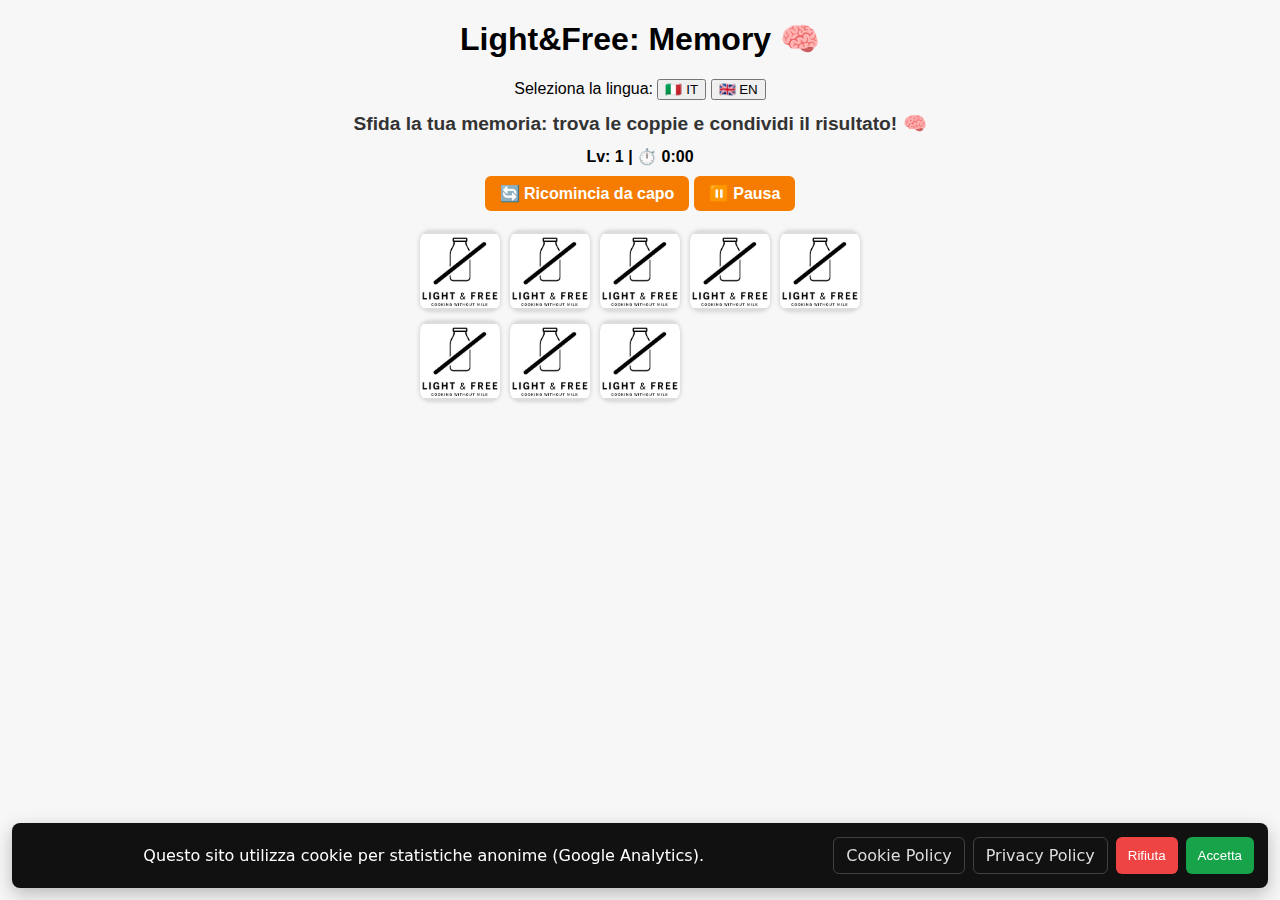
<file: index.html>
<!DOCTYPE html>
<html lang="it">
<head>
  <meta charset="UTF-8">
  <meta name="viewport" content="width=device-width,initial-scale=1">
  <title>Light&Free: Memory</title>
  <link rel="stylesheet" href="style.css">
  <script>
    window.dataLayer=window.dataLayer||[];
    function gtag(){dataLayer.push(arguments);}
    gtag('consent','default',{
      'ad_storage':'denied',
      'analytics_storage':'denied',
      'personalization_storage':'denied',
      'functionality_storage':'denied',
      'security_storage':'granted'
    });
  </script>
  <script async src="https://www.googletagmanager.com/gtag/js?id=G-XFNHN72W1F"></script>
  <script>
    gtag('js',new Date());
    gtag('config','G-XFNHN72W1F',{'send_page_view':false});
  </script>
</head>
<body>
  <h1>Light&Free: Memory 🧠</h1>
  <div id="lang-selector">
    <span id="lang-label">Seleziona la lingua:</span>
    <button id="lang-it">🇮🇹 IT</button>
    <button id="lang-en">🇬🇧 EN</button>
  </div>
  <p class="subtitle"></p>
  <div id="status">
    <span id="level-display">Lv: 1</span> | 
    <span id="total-time-display">⏱️ 0s</span><br>
    <button id="restart-btn"></button>
    <button id="pause-btn">⏸️ Pausa</button>
  </div>
  <div id="game"></div>

  <!-- Modal fine livello -->
  <div id="modal" class="modal hidden">
    <div class="modal-content">
      <p id="modal-message"></p>
      <div class="modal-buttons">
        <button id="next-level-btn"></button>
        <button id="discover-recipes-btn"></button>
        <button id="share-btn"></button>
        <button id="close-modal-btn"></button>
      </div>
    </div>
  </div>

  <!-- Modal restart -->
  <div id="restart-modal" class="modal hidden">
    <div class="modal-content">
      <p>Vuoi ricominciare da capo?</p>
      <div class="modal-buttons">
        <button id="confirm-restart">✅ Sì</button>
        <button id="cancel-restart">❌ No</button>
      </div>
    </div>
  </div>

  <!-- Stile banner cookie -->
  <style>
    #cookie-banner{position:fixed;left:12px;right:12px;bottom:12px;background:#111;color:#fff;padding:14px;border-radius:8px;box-shadow:0 6px 18px rgba(0,0,0,.25);z-index:99999;display:flex;gap:12px;align-items:center;justify-content:space-between;flex-wrap:wrap;font-family:system-ui,Arial,sans-serif}
    #cookie-banner .msg{flex:1;min-width:220px}
    #cookie-banner .actions{display:flex;gap:8px;flex-wrap:wrap}
    #cookie-banner button,#cookie-banner a{padding:8px 12px;border-radius:6px;border:0;cursor:pointer;text-decoration:none;text-align:center}
    #cookie-banner .accept{background:#16a34a;color:#fff}
    #cookie-banner .reject{background:#ef4444;color:#fff}
    #cookie-banner .more{background:transparent;color:#ddd;border:1px solid rgba(255,255,255,.2)}
    @media(max-width:480px){#cookie-banner{padding:10px;font-size:14px}}
  </style>

  <!-- Banner cookie -->
  <div id="cookie-banner" aria-live="polite" role="dialog" style="display:none;">
    <div class="msg" id="cookie-msg">Questo sito utilizza cookie per statistiche anonime (Google Analytics).</div>
    <div class="actions">
      <a class="more" href="/cookie-policy.html" target="_blank">Cookie Policy</a>
      <a class="more" href="/privacy-policy.html" target="_blank">Privacy Policy</a>
      <button class="reject" id="cookie-reject">Rifiuta</button>
      <button class="accept" id="cookie-accept">Accetta</button>
    </div>
  </div>

  <!-- Script gestione cookie -->
  <script>
    (function(){
      const texts={
        it:{msg:'Questo sito utilizza cookie per statistiche anonime (Google Analytics).',accept:'Accetta',reject:'Rifiuta'},
        en:{msg:'This site uses cookies for anonymous analytics (Google Analytics).',accept:'Accept',reject:'Reject'}
      };
      function detectLang(){
        const htmlLang=document.documentElement.lang;
        if(htmlLang&&htmlLang.startsWith('it'))return'it';
        if(htmlLang&&htmlLang.startsWith('en'))return'en';
        const nav=(navigator.language||navigator.userLanguage||'').toLowerCase();
        if(nav.startsWith('it'))return'it';
        if(nav.startsWith('en'))return'en';
        return'it';
      }
      let lang=detectLang();
      const btnIt=document.getElementById('lang-it'),btnEn=document.getElementById('lang-en');
      if(btnIt)btnIt.addEventListener('click',()=>setLang('it'));
      if(btnEn)btnEn.addEventListener('click',()=>setLang('en'));
      function setLang(l){
        lang=l;
        const t=texts[lang]||texts.it;
        document.getElementById('cookie-msg').textContent=t.msg;
        document.getElementById('cookie-accept').textContent=t.accept;
        document.getElementById('cookie-reject').textContent=t.reject;
      }
      const key='cookie_consent_v1',saved=localStorage.getItem(key);
      function applySavedConsent(s){
        if(!window.gtag)return;
        if(s==='granted'){
          gtag('consent','update',{'ad_storage':'granted','analytics_storage':'granted'});
          gtag('event','page_view',{send_to:'G-XFNHN72W1F'});
        }else if(s==='denied'){
          gtag('consent','update',{'ad_storage':'denied','analytics_storage':'denied'});
        }
      }
      if(saved){applySavedConsent(saved);return}
      document.getElementById('cookie-banner').style.display='flex';
      setLang(lang);
      document.getElementById('cookie-accept').addEventListener('click',function(){
        localStorage.setItem(key,'granted');
        if(window.gtag){
          gtag('consent','update',{'ad_storage':'granted','analytics_storage':'granted'});
          gtag('event','page_view',{send_to:'G-XFNHN72W1F'});
        }
        document.getElementById('cookie-banner').style.display='none';
      });
      document.getElementById('cookie-reject').addEventListener('click',function(){
        localStorage.setItem(key,'denied');
        if(window.gtag){
          gtag('consent','update',{'ad_storage':'denied','analytics_storage':'denied'});
        }
        document.getElementById('cookie-banner').style.display='none';
      });
    })();
  </script>

  <script src="script.js"></script>
</body>
</html>
</file>
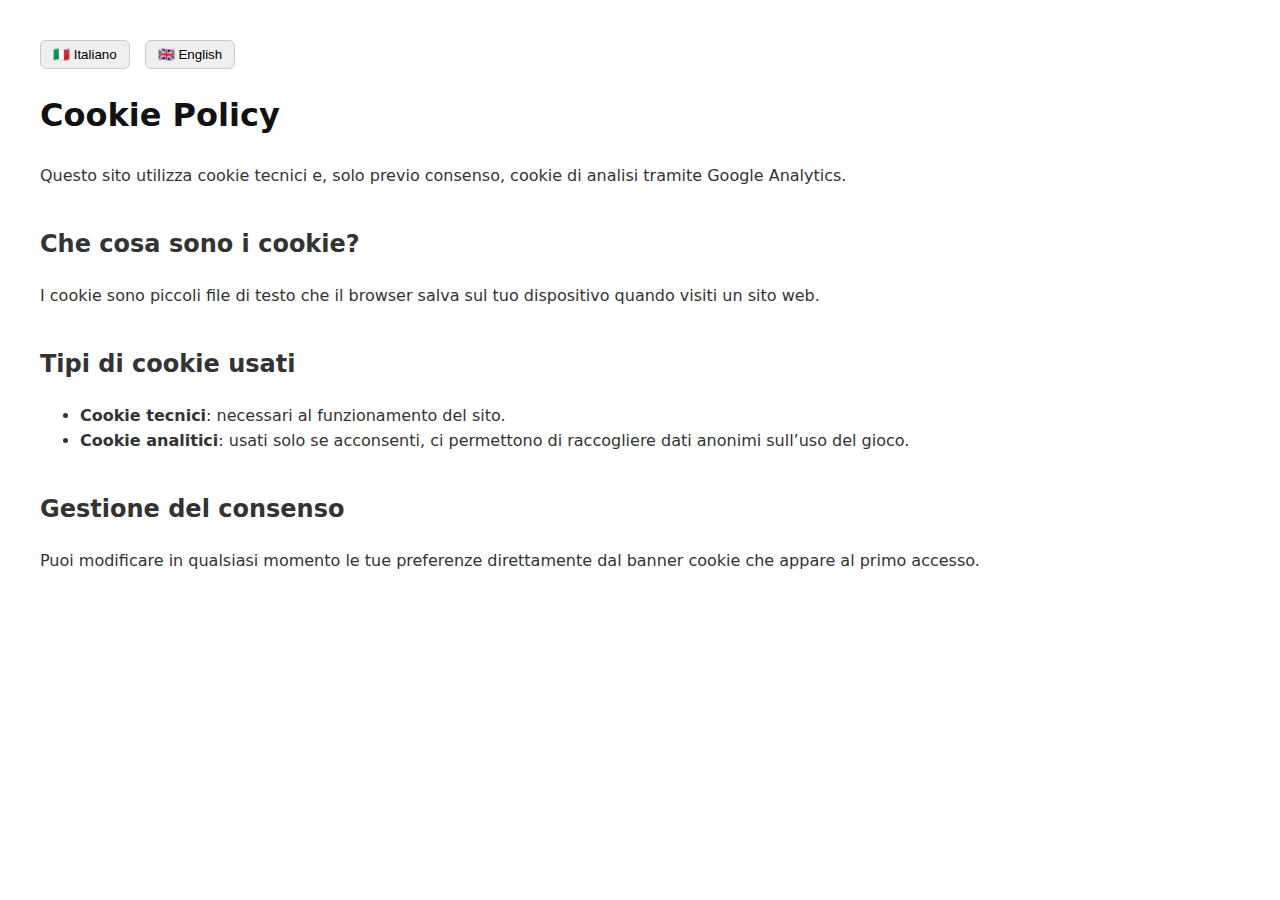
<file: cookie-policy.html>
<!DOCTYPE html>
<html lang="it">
<head>
  <meta charset="UTF-8">
  <meta name="viewport" content="width=device-width, initial-scale=1.0">
  <title>Cookie Policy</title>
  <style>
    body {
      font-family: system-ui, Arial, sans-serif;
      margin: 40px;
      line-height: 1.6;
      color: #333;
    }
    h1 { color: #111; }
    h2 { margin-top: 1.5em; }
    .lang-switch { margin-bottom: 20px; }
    button { padding: 6px 12px; margin-right: 10px; border-radius: 6px; border: 1px solid #ccc; cursor: pointer; }
  </style>
</head>
<body>

<div class="lang-switch">
  <button onclick="setLang('it')">🇮🇹 Italiano</button>
  <button onclick="setLang('en')">🇬🇧 English</button>
</div>

<div id="content-it">
  <h1>Cookie Policy</h1>
  <p>Questo sito utilizza cookie tecnici e, solo previo consenso, cookie di analisi tramite Google Analytics.</p>
  
  <h2>Che cosa sono i cookie?</h2>
  <p>I cookie sono piccoli file di testo che il browser salva sul tuo dispositivo quando visiti un sito web.</p>
  
  <h2>Tipi di cookie usati</h2>
  <ul>
    <li><b>Cookie tecnici</b>: necessari al funzionamento del sito.</li>
    <li><b>Cookie analitici</b>: usati solo se acconsenti, ci permettono di raccogliere dati anonimi sull’uso del gioco.</li>
  </ul>

  <h2>Gestione del consenso</h2>
  <p>Puoi modificare in qualsiasi momento le tue preferenze direttamente dal banner cookie che appare al primo accesso.</p>
</div>

<div id="content-en" style="display:none;">
  <h1>Cookie Policy</h1>
  <p>This website uses technical cookies and, only with your consent, analytics cookies via Google Analytics.</p>
  
  <h2>What are cookies?</h2>
  <p>Cookies are small text files that your browser stores on your device when you visit a website.</p>
  
  <h2>Types of cookies used</h2>
  <ul>
    <li><b>Technical cookies</b>: required for the site to function properly.</li>
    <li><b>Analytics cookies</b>: used only if you consent, they allow us to collect anonymous usage data about the game.</li>
  </ul>

  <h2>Consent management</h2>
  <p>You can change your preferences at any time directly from the cookie banner that appears on your first visit.</p>
</div>

<script>
  function setLang(lang){
    document.getElementById('content-it').style.display = (lang === 'it') ? 'block' : 'none';
    document.getElementById('content-en').style.display = (lang === 'en') ? 'block' : 'none';
  }
</script>

</body>
</html>
</file>
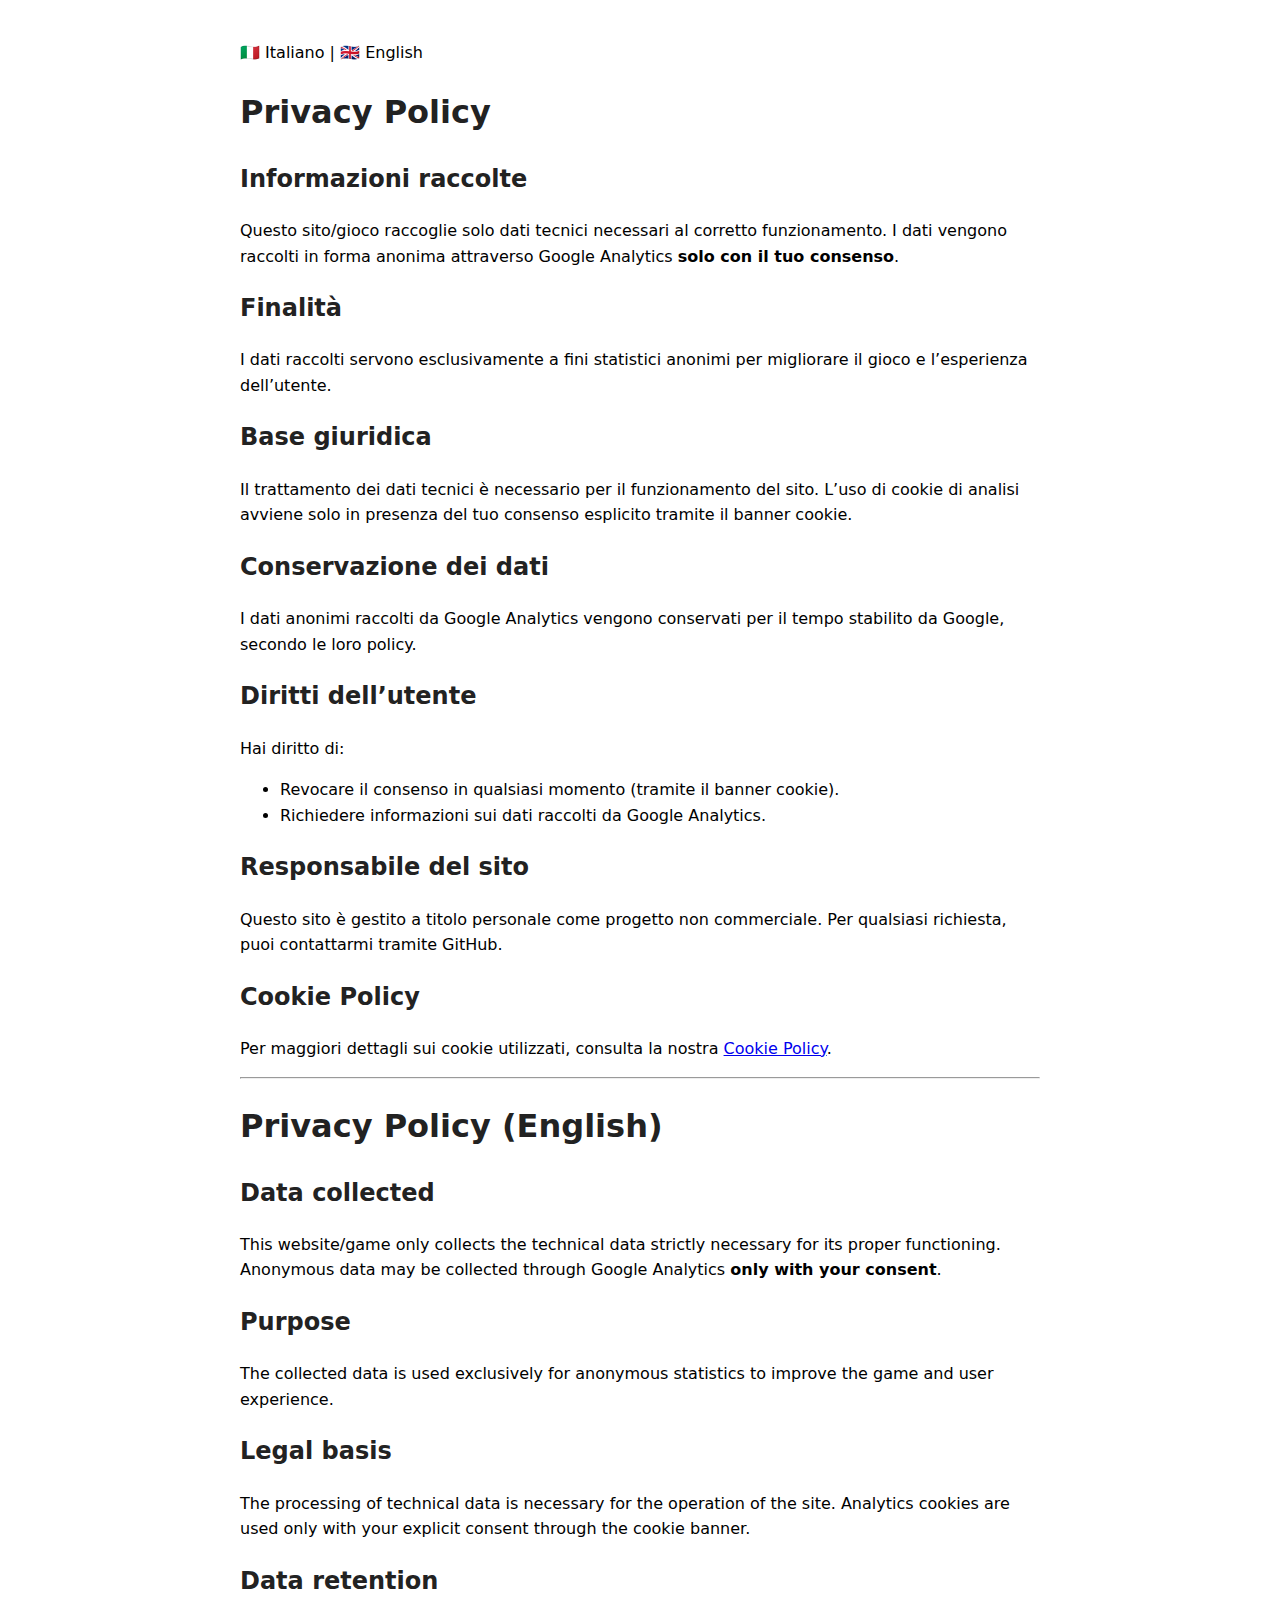
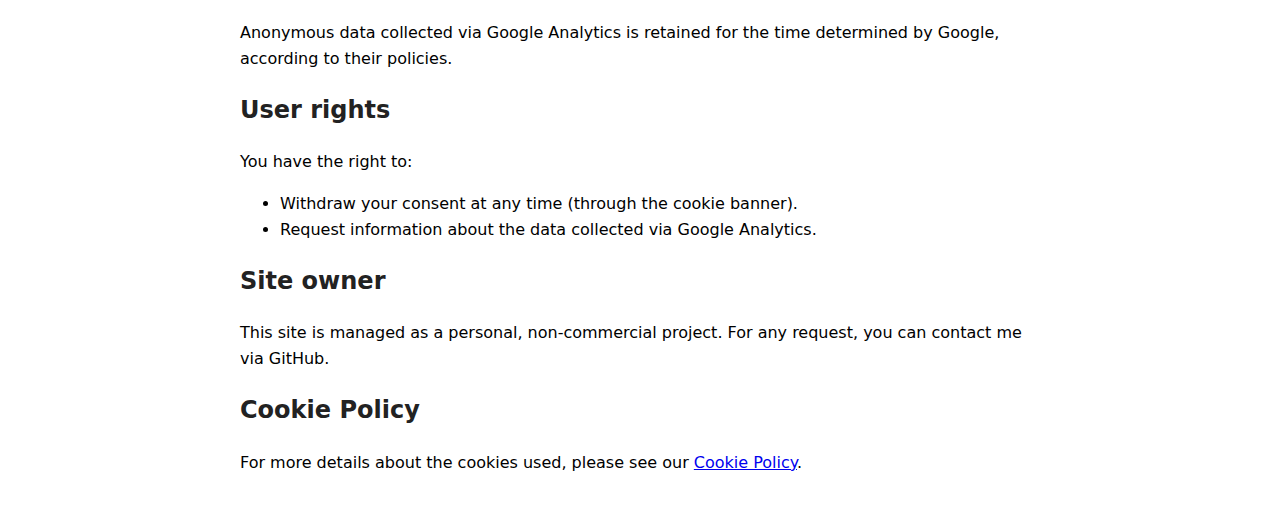
<file: privacy-policy.html>
<!DOCTYPE html>
<html lang="it">
<head>
  <meta charset="UTF-8">
  <meta name="viewport" content="width=device-width, initial-scale=1">
  <title>Privacy Policy</title>
  <style>
    body {font-family: system-ui, Arial, sans-serif; max-width: 800px; margin: 40px auto; padding: 0 16px; line-height: 1.6;}
    h1,h2 {color: #222;}
    .lang {margin-bottom: 20px;}
  </style>
</head>
<body>

<div class="lang">🇮🇹 Italiano | 🇬🇧 English</div>

<h1>Privacy Policy</h1>

<h2>Informazioni raccolte</h2>
<p>Questo sito/gioco raccoglie solo dati tecnici necessari al corretto funzionamento. 
I dati vengono raccolti in forma anonima attraverso Google Analytics <strong>solo con il tuo consenso</strong>.</p>

<h2>Finalità</h2>
<p>I dati raccolti servono esclusivamente a fini statistici anonimi per migliorare il gioco e l’esperienza dell’utente.</p>

<h2>Base giuridica</h2>
<p>Il trattamento dei dati tecnici è necessario per il funzionamento del sito. 
L’uso di cookie di analisi avviene solo in presenza del tuo consenso esplicito tramite il banner cookie.</p>

<h2>Conservazione dei dati</h2>
<p>I dati anonimi raccolti da Google Analytics vengono conservati per il tempo stabilito da Google, secondo le loro policy.</p>

<h2>Diritti dell’utente</h2>
<p>Hai diritto di:</p>
<ul>
  <li>Revocare il consenso in qualsiasi momento (tramite il banner cookie).</li>
  <li>Richiedere informazioni sui dati raccolti da Google Analytics.</li>
</ul>

<h2>Responsabile del sito</h2>
<p>Questo sito è gestito a titolo personale come progetto non commerciale. 
Per qualsiasi richiesta, puoi contattarmi tramite GitHub.</p>

<h2>Cookie Policy</h2>
<p>Per maggiori dettagli sui cookie utilizzati, consulta la nostra <a href="/cookie-policy.html">Cookie Policy</a>.</p>

<hr>

<h1>Privacy Policy (English)</h1>

<h2>Data collected</h2>
<p>This website/game only collects the technical data strictly necessary for its proper functioning. 
Anonymous data may be collected through Google Analytics <strong>only with your consent</strong>.</p>

<h2>Purpose</h2>
<p>The collected data is used exclusively for anonymous statistics to improve the game and user experience.</p>

<h2>Legal basis</h2>
<p>The processing of technical data is necessary for the operation of the site. 
Analytics cookies are used only with your explicit consent through the cookie banner.</p>

<h2>Data retention</h2>
<p>Anonymous data collected via Google Analytics is retained for the time determined by Google, according to their policies.</p>

<h2>User rights</h2>
<p>You have the right to:</p>
<ul>
  <li>Withdraw your consent at any time (through the cookie banner).</li>
  <li>Request information about the data collected via Google Analytics.</li>
</ul>

<h2>Site owner</h2>
<p>This site is managed as a personal, non-commercial project. 
For any request, you can contact me via GitHub.</p>

<h2>Cookie Policy</h2>
<p>For more details about the cookies used, please see our <a href="/cookie-policy.html">Cookie Policy</a>.</p>

</body>
</html>
</file>
<file: style.css>
body {
  font-family: Arial, sans-serif;
  text-align: center;
  margin: 20px;
  background: #f7f7f7;
}

h1 {
  margin-top: 20px;
}

.subtitle {
  font-size: 1.2rem;  /* un po’ più grande */
  font-weight: bold;  /* grassetto */
  color: #333;        /* testo scuro leggibile */
  text-align: center; 
  margin: 12px 0;
}


#game {
  max-width: 500px;
  margin: 20px auto;
  display: grid;
  grid-gap: 10px;
  justify-content: center;
  grid-template-columns: repeat(auto-fit, 80px);
}

.card {
  width: 80px;
  height: 80px;
  background: white;
  border-radius: 10px;
  box-shadow: 0 0 5px rgba(0,0,0,0.2);
  font-size: 48px;
  line-height: 80px;
  cursor: pointer;
  user-select: none;
  display: flex;
  justify-content: center;
  align-items: center;
  position: relative;
}

.card.covered {
  background-color: #ddd;
  background-image: url([data-uri]); /* il tuo logo qui */
  background-position: center;
  background-size: contain;
  background-repeat: no-repeat;
}

.card.matched {
  background: #a6e3a1;
  cursor: default;
}

#status {
  margin-bottom: 10px;
  font-weight: bold;
  font-size: 16px;
}

.modal {
  position: fixed;
  top: 0; left: 0;
  width: 100%; height: 100%;
  background: rgba(0,0,0,0.5);
  display: flex;
  justify-content: center;
  align-items: center;
  z-index: 100;
}

.modal.hidden {
  display: none;
}

.modal-content {
  background: white;
  padding: 20px 30px;
  border-radius: 10px;
  max-width: 320px;
  text-align: center;
  box-shadow: 0 0 10px rgba(0,0,0,0.3);
}

.modal-buttons button {
  margin: 5px;
  padding: 8px 15px;
  border: none;
  border-radius: 6px;
  cursor: pointer;
  font-size: 14px;
  font-weight: bold;
}

#next-level-btn { background-color: #4CAF50; color: white; }
#discover-recipes-btn { background-color: #2196F3; color: white; }
#share-btn { background-color: #E4405F; color: white; }
#close-modal-btn { background-color: #ccc; color: #333; }

#restart-btn {
  margin-top: 10px;
  background: #f57c00;
  color: white;
  border: none;
  padding: 8px 15px;
  border-radius: 6px;
  cursor: pointer;
  font-weight: bold;
  font-size: 16px;
}
#pause-btn {
  margin-top: 10px;
  background: #f57c00;
  color: white;
  border: none;
  padding: 8px 15px;
  border-radius: 6px;
  cursor: pointer;
  font-weight: bold;
  font-size: 16px;
}
#confirm-restart {
  background: #4CAF50; /* verde */
  color: white;
  border: none;
  padding: 8px 15px;
  border-radius: 6px;
  cursor: pointer;
  font-weight: bold;
  font-size: 16px;
  margin: 5px;
}

#cancel-restart {
  background: #F44336; /* rosso */
  color: white;
  border: none;
  padding: 8px 15px;
  border-radius: 6px;
  cursor: pointer;
  font-weight: bold;
  font-size: 16px;
  margin: 5px;
}

/* Hover effect */
#confirm-restart:hover {
  background: #45a049;
}

#cancel-restart:hover {
  background: #d32f2f;
}
</file>
